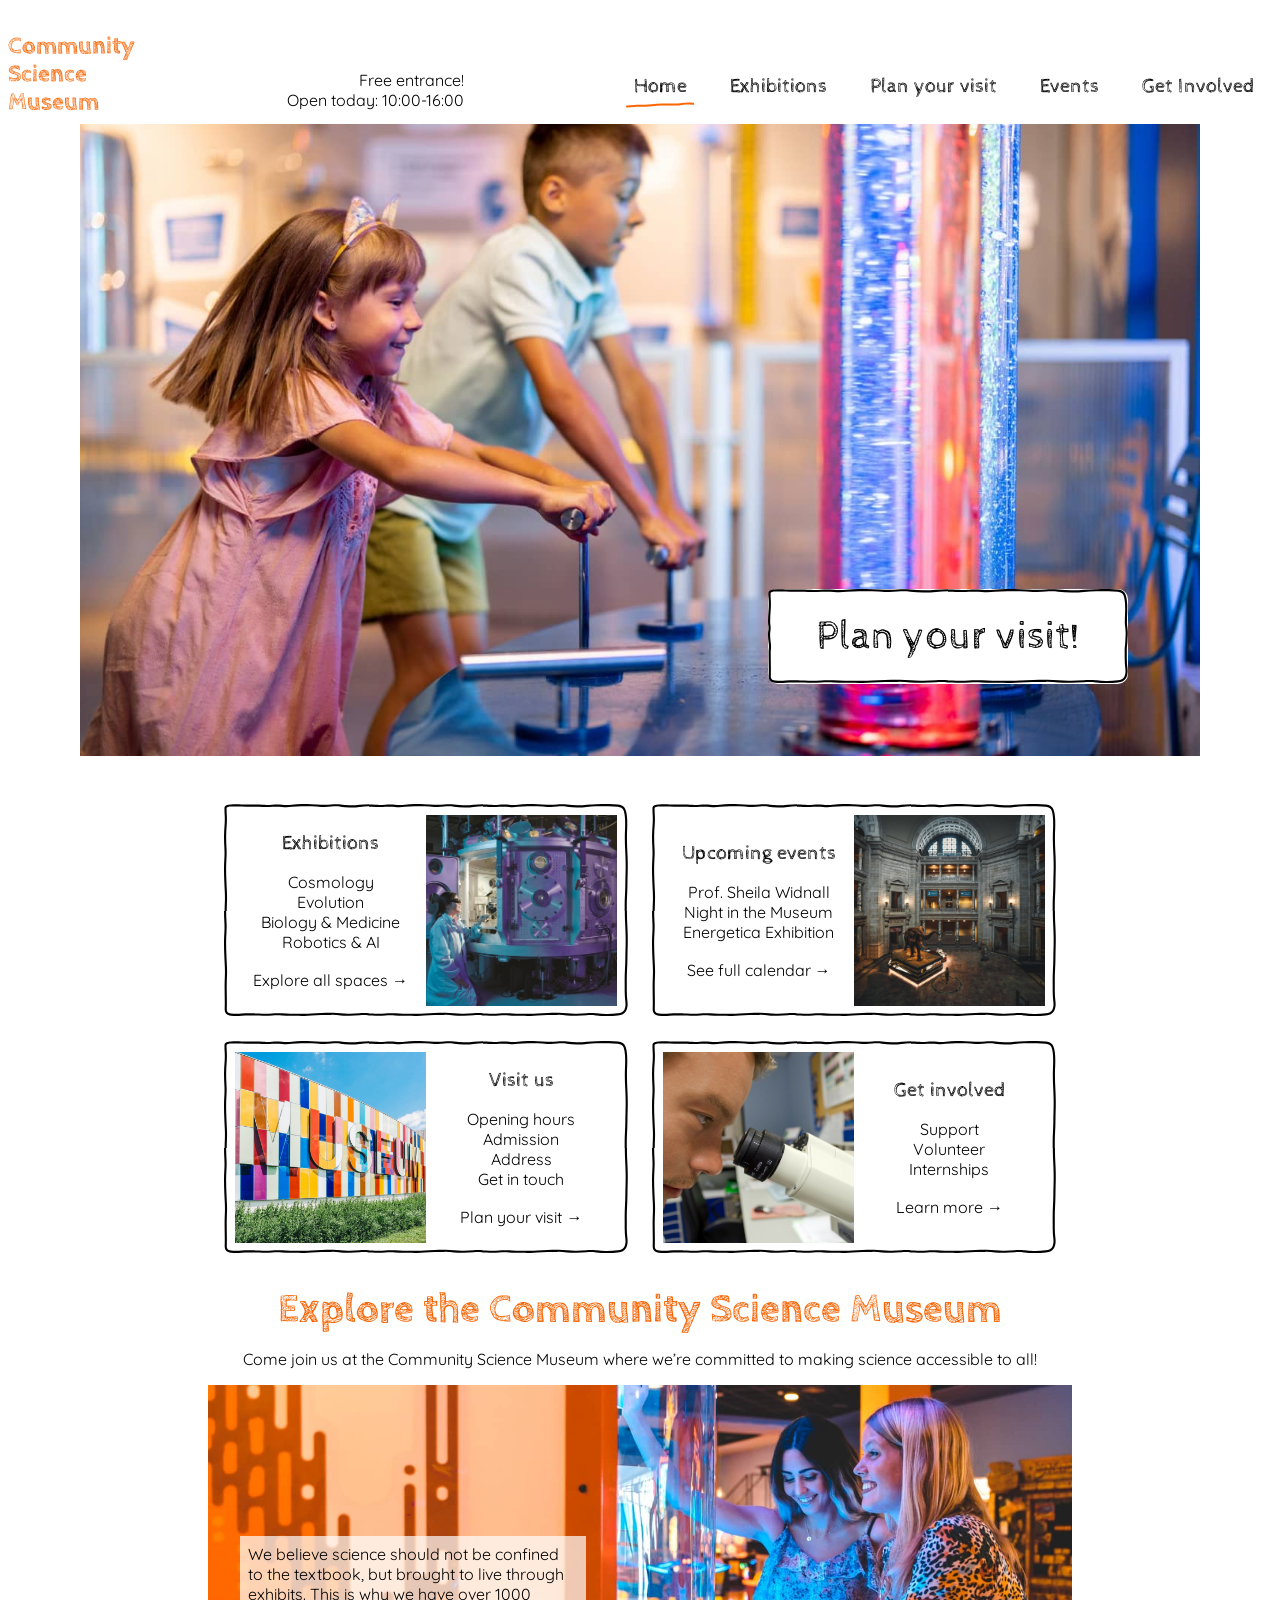
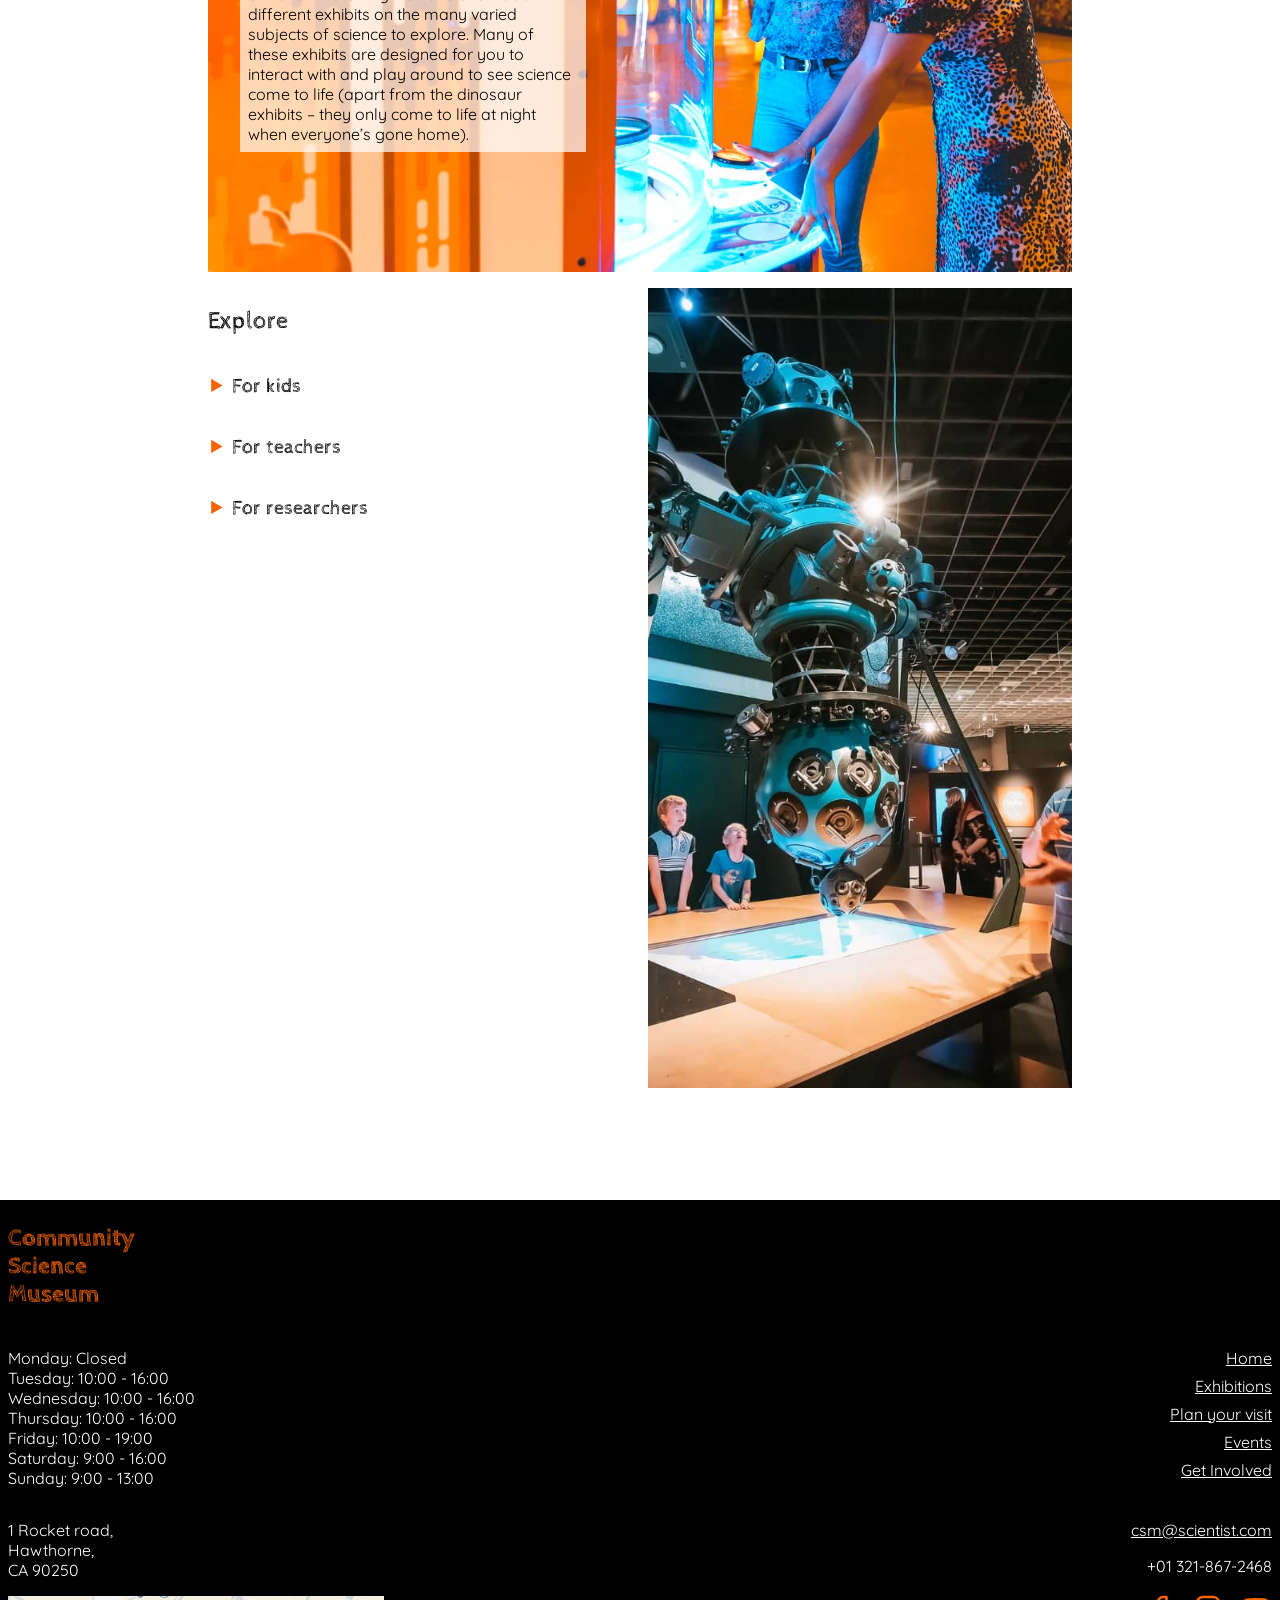
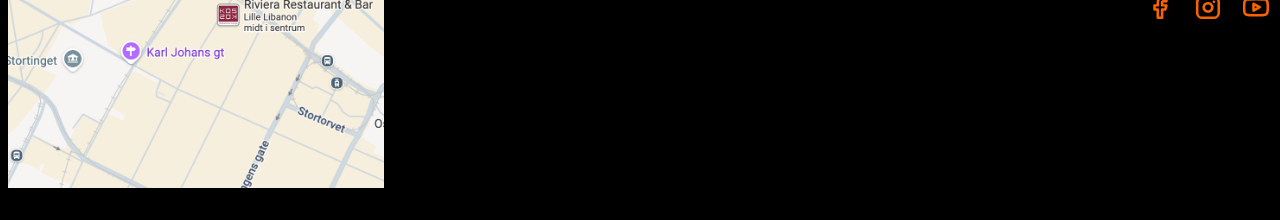
<file: index.html>
<!doctype html>
<html lang="en">
  <head>
    <meta charset="UTF-8" />
    <meta name="viewport" content="width=device-width, initial-scale=1.0" />
    <meta
      name="description"
      content="Community Science Museum is a free museum where children and families can explore and learn about various scientific concepts through interactive exhibits and hands-on activities."
    />
    <title>Community Science Museum</title>
    <link rel="stylesheet" href="style.css" />
    <link rel="preconnect" href="https://fonts.googleapis.com" />
    <link rel="preconnect" href="https://fonts.gstatic.com" crossorigin />
    <link
      href="https://fonts.googleapis.com/css2?family=Cabin+Sketch:wght@400;700&family=Quicksand:wght@300..700&display=swap"
      rel="stylesheet"
    />
    <link rel="icon" type="image/svg" href="images/favicon.svg" />
  </head>
  <body>
    <header>
      <a class="logo" href="index.html">Community <br />Science <br />Museum</a>
      <p>Free entrance!<br />Open today: 10:00-16:00</p>
      <input type="checkbox" id="menu-toggle" class="menu-toggle" />
      <label for="menu-toggle" class="hamburger-icon">
        <img src="images/hamburger.svg" alt="" />
      </label>
      <label for="menu-toggle" class="menu-overlay"></label>
      <nav aria-label="Main navigation">
        <ul>
          <li><a href="index.html" class="scribble-box active">Home</a></li>
          <li>
            <a href="exhibitions.html" class="scribble-box">Exhibitions</a>
          </li>
          <li><a href="visit.html" class="scribble-box">Plan your visit</a></li>
          <li><a href="events.html" class="scribble-box">Events</a></li>
          <li><a href="involve.html" class="scribble-box">Get Involved</a></li>
        </ul>
      </nav>
    </header>
    <div class="hero">
      <img
        src="images/water-pump.jpg"
        alt="Children playing with waterpump exhibit at the Community Science Museum" width="1200" height="800"
      />
      <a href="visit.html" class="btn scribble-box">Plan your visit!</a>
    </div>
    <main>
      <div class="cards">
        <article class="card scribble-box">
          <a href="exhibitions.html" aria-label="View all exhibitions">
            <div class="card-text">
              <h3>Exhibitions</h3>
              <p>
                Cosmology<br />Evolution<br />Biology & Medicine<br />Robotics &
                AI
              </p>
              <p>Explore all spaces →</p>
            </div>
            <img
              src="images/exhibitions.jpg"
              alt="A scientist demonstrating a pressure experiment" width="1200" height="800"
            />
          </a>
        </article>
        <article class="card scribble-box">
          <a href="visit.html" aria-label="Plan your visit">
            <img
              src="images/fasade.jpg"
              alt="The colorful facade of the museum"
              width="1200" height="800"
            />
            <div class="card-text">
              <h3>Visit us</h3>
              <p>Opening hours<br />Admission<br />Address<br />Get in touch</p>
              <p>Plan your visit →</p>
            </div>
          </a>
        </article>
        <article class="card scribble-box">
          <a href="events.html" aria-label="See full calendar">
            <div class="card-text">
              <h3>Upcoming events</h3>
              <p>
                Prof. Sheila Widnall<br />Night in the Museum<br />Energetica
                Exhibition<br />
              </p>
              <p>See full calendar →</p>
            </div>
            <img
              src="images/night-at-the-museum.jpg"
              alt="The elephant exhibit at night"
              width="800" height="1200"
            />
          </a>
        </article>
        <article class="card scribble-box">
          <a href="involve.html" aria-label="Get involved with the museum">
            <img
              src="images/research.jpg"
              alt="Researcher using the microscope"
              width="1200" height="800"
            />
            <div class="card-text">
              <h3>Get involved</h3>
              <p>Support<br />Volunteer<br />Internships</p>
              <p>Learn more →</p>
            </div>
          </a>
        </article>
      </div>
       <section class="intro">
        <h1 class="index-h1">Explore the Community Science Museum</h1>
        <p class="slogan">
          Come join us at the Community Science Museum where we’re committed to
          making science accessible to all!
        </p>
        <!-- <p>
          Over the course of human history, science has developed from our early
          understanding of fire, wind, water, and earth to exploring everything
          from galaxies far away to the very building blocks of life itself.
        </p> 
        <p>
          The aim of our museum is to create a space where everyone can
          experience the wonders of our discoveries and perhaps even ignite a
          lifelong passion to continue the exploration of the world around us.
        </p> -->
        <div class="image-text-overlay">
          <img
          src="images/museum-activity.jpg"
          alt="Two girls playing with a science exhibit"
          width="1200" height="800"
        />
      <p class="overlay-text">
          We believe science should not be confined to the textbook, but brought
          to live through exhibits. This is why we have over 1000 different
          exhibits on the many varied subjects of science to explore. Many of
          these exhibits are designed for you to interact with and play around
          to see science come to life (apart from the dinosaur exhibits – they
          only come to life at night when everyone’s gone home).
        </p>
      </div>
     
    </section>
        <section class="welcome">
        <article>
          <h2>Explore</h2>
        <details>
          <summary>For kids</summary>
          <!-- <p>
            Are you a young person looking to learn more about science? Come on
            down to our museum, there’s plenty to see and do
          </p> -->
          <p>
            You can learn about Newtonian physics from our bumper swing, or why
            not travel back in time and meet our resident Woolly Mammoth? 
          </p>
          <!-- <p>
            We also have the Discovery Lab where you’ll get to explore and
            experiment with our team of experts.
          </p> -->
          <a href="exhibitions.html">
            Our
            exhibits are designed to be accessible for interested minds, so make
            sure you come ready to learn and explore. </a> 
        </details>
        <details>
          <summary>For teachers</summary>
          <p>
            As a community-driven museum, we want to work with schools to create
            places of learning and exploring. Our team are on hand to give your
            students guided tours of the museum, teach them in our learning
            laboratory, and provide great video presentations that will excite
            and inspire them. <br>
            
          </p>
          <a
            href="visit.html#contact"
          >
              Please get in touch with us here to find out more about our
              facilities and to arrange a time to bring your students through
              for a visit.
          </a>
        </details>
        <details>
          <summary>For researchers</summary>
          <p>
            Are you looking to get involved with our team of researchers and
            academics? Our museum offers various ways for you to use our
            resources and contribute towards them. We have online records,
            laboratory space, and a working relationship with a number of
            universities around the country. 
          </p><a href="involve.html">Find out more about how you can get involved here.</a>
        </details>
        </article>  
         <img
        src="images/science.jpg"
        alt="A satelite exhibit"
        width="1200" height="800"
      />
      </section>
    </main>
    <footer>
      <p class="logo">Community<br />Science<br />Museum</p>
      <p class="hours">
        Monday: Closed<br />Tuesday: 10:00 - 16:00<br />Wednesday: 10:00 -
        16:00<br />Thursday: 10:00 - 16:00<br />Friday: 10:00 - 19:00<br />Saturday:
        9:00 - 16:00<br />Sunday: 9:00 - 13:00
      </p>
      <address class="location">
        <p>1 Rocket road,<br />Hawthorne,<br />CA 90250</p>
        <img
          src="images/location.png"
          alt="Location of the museum on a street map"
        />
      </address>
      <nav aria-label="Footer navigation">
        <ul>
          <li><a href="index.html">Home</a></li>
          <li><a href="exhibitions.html">Exhibitions</a></li>
          <li><a href="visit.html">Plan your visit</a></li>
          <li><a href="events.html">Events</a></li>
          <li><a href="involve.html">Get Involved</a></li>
        </ul>
      </nav>
      <address class="contact">
        <a href="visit.html#contact" aria-label="Contact us to send a message">
          <p>csm@scientist.com</p>
        </a>
        <p>+01 321-867-2468</p>
        <div class="social">
          <a href="https://www.facebook.com/"
            ><img src="images/facebook.svg" alt="Visit our Facebook page"
          /></a>
          <a href="https://www.instagram.com/"
            ><img src="images/instagram.svg" alt="Visit our Instagram page"
          /></a>
          <a href="https://youtube.com/"
            ><img src="images/youtube.svg" alt="Visit our YouTube page"
          /></a>
        </div>
      </address>
    </footer>
  </body>
</html>
</file>
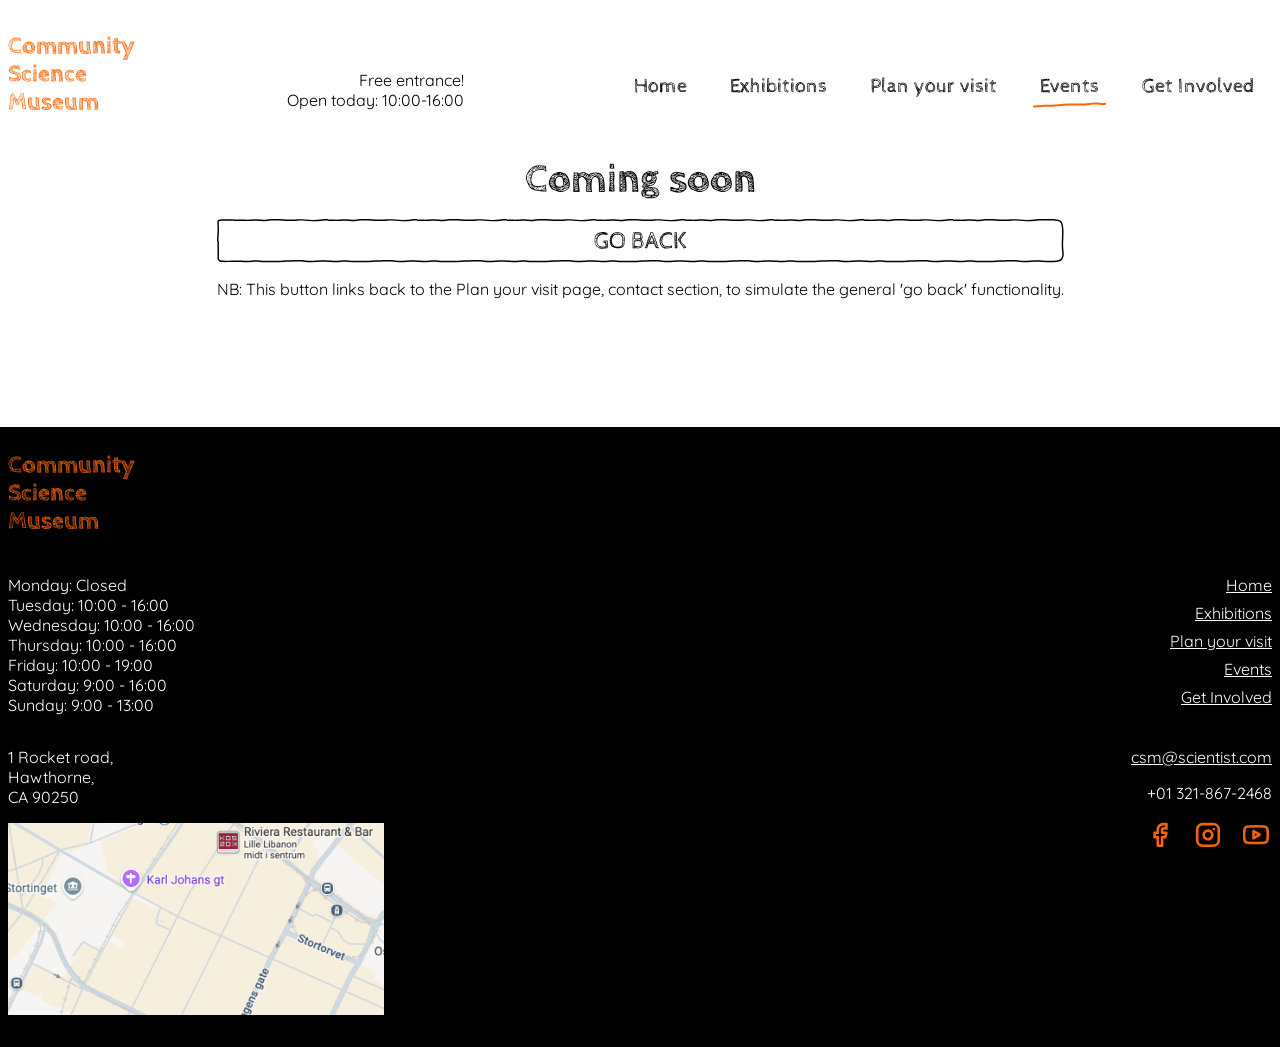
<file: coming-soon.html>
<!doctype html>
<html lang="en">
  <head>
    <meta charset="UTF-8" />
    <meta name="viewport" content="width=device-width, initial-scale=1.0" />
    <meta
      name="description"
      content="This page is a placeholder for an upcoming page for the Community Science Museum. Check back soon for more details about this exciting feature."
    />
    <title>Coming soon</title>
    <link rel="stylesheet" href="style.css" />
    <link rel="preconnect" href="https://fonts.googleapis.com">
    <link rel="preconnect" href="https://fonts.gstatic.com" crossorigin>
    <link href="https://fonts.googleapis.com/css2?family=Cabin+Sketch:wght@400;700&family=Quicksand:wght@300..700&display=swap" rel="stylesheet">
    <link rel="icon" type="image/svg" href="images/favicon.svg"/>

  </head>
  <body>
    <header>
      <a class="logo" href="index.html">Community <br>Science <br>Museum</a>
      <p>Free entrance!<br />Open today: 10:00-16:00</p>
      <input type="checkbox" id="menu-toggle" class="menu-toggle">
      <label for="menu-toggle" class="hamburger-icon">
        <img src="images/hamburger.svg" alt=""/>
      </label>
      <label for="menu-toggle" class="menu-overlay"></label>
      <nav aria-label="Main navigation">
        <ul>
          <li><a href="index.html" class="scribble-box" >Home</a></li>
          <li><a href="exhibitions.html" class="scribble-box">Exhibitions</a></li>
          <li><a href="visit.html" class="scribble-box">Plan your visit</a></li>
          <li><a href="events.html" class="scribble-box active">Events</a></li>
          <li><a href="involve.html" class="scribble-box">Get Involved</a></li>
        </ul>
      </nav>
    </header>
    <main class="page-content">
      <h1>Coming soon</h1>
      <a href="visit.html#contact" class="btn scribble-box full-width">go back</a>
      <p>NB: This button links back to the Plan your visit page, contact section, to simulate the general 'go back' functionality.</p>
    </main>
    <footer>
      <p class="logo">Community<br>Science<br>Museum</p>
      <p class="hours">
        Monday: Closed<br />Tuesday: 10:00 - 16:00<br />Wednesday: 10:00 -
        16:00<br />Thursday: 10:00 - 16:00<br />Friday: 10:00 - 19:00<br />Saturday:
        9:00 - 16:00<br />Sunday: 9:00 - 13:00
      </p>
      <address class="location">
        <p>1 Rocket road,<br />Hawthorne,<br />CA 90250</p>
        <img
          src="images/location.png"
          alt="Location of the museum on a street map"
        />
      </address>
      <nav aria-label="Footer navigation">
        <ul>
          <li><a href="index.html">Home</a></li>
          <li><a href="exhibitions.html">Exhibitions</a></li>
          <li><a href="visit.html">Plan your visit</a></li>
          <li><a href="events.html">Events</a></li>
          <li><a href="involve.html">Get Involved</a></li>
        </ul>
      </nav>
            <address class="contact">
        <a href="visit.html#contact" aria-label="Contact us to send a message">
          <p>csm@scientist.com</p>
        </a>
        <p>+01 321-867-2468</p>
        <div class="social">
          <a href="https://www.facebook.com/"
            ><img src="images/facebook.svg" alt="Visit our Facebook page"
          /></a>
          <a href="https://www.instagram.com/"
            ><img src="images/instagram.svg" alt="Visit our Instagram page"
          /></a>
          <a href="https://youtube.com/"
            ><img src="images/youtube.svg" alt="Visit our YouTube page"
          /></a>
        </div>
      </address>
    </footer>
  </body>
</html>
</file>
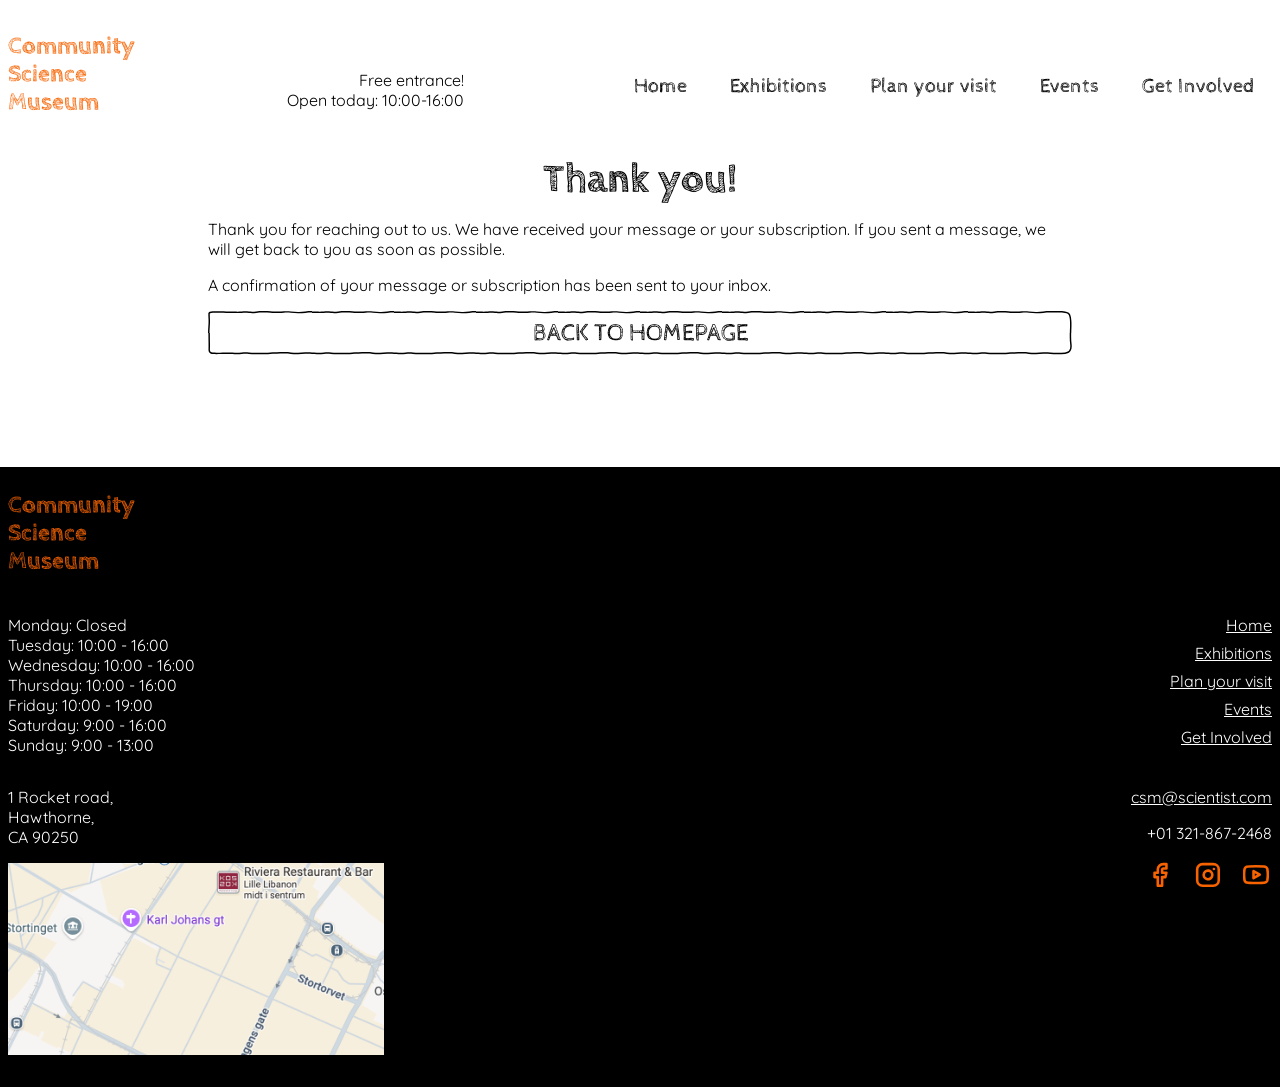
<file: confirmation.html>
<!doctype html>
<html lang="en">
  <head>
    <meta charset="UTF-8" />
    <meta name="viewport" content="width=device-width, initial-scale=1.0" />
    <meta
      name="description"
      content="This page confirms that your message has been sent to the Community Science Museum. We will get back to you as soon as possible."
    />
    <title>Confirmation</title>
    <link rel="stylesheet" href="style.css" />
    <link rel="preconnect" href="https://fonts.googleapis.com" />
    <link rel="preconnect" href="https://fonts.gstatic.com" crossorigin />
    <link
      href="https://fonts.googleapis.com/css2?family=Cabin+Sketch:wght@400;700&family=Quicksand:wght@300..700&display=swap"
      rel="stylesheet"
    />
    <link rel="icon" type="image/svg" href="images/favicon.svg" />
  </head>
  <body>
    <header>
      <a class="logo" href="index.html">Community <br />Science <br />Museum</a>
      <p>Free entrance!<br />Open today: 10:00-16:00</p>
      <input type="checkbox" id="menu-toggle" class="menu-toggle" />
      <label for="menu-toggle" class="hamburger-icon">
        <img src="images/hamburger.svg" alt="" />
      </label>
      <label for="menu-toggle" class="menu-overlay"></label>
      <nav aria-label="Main navigation">
        <ul>
          <li><a href="index.html" class="scribble-box">Home</a></li>
          <li>
            <a href="exhibitions.html" class="scribble-box">Exhibitions</a>
          </li>
          <li><a href="visit.html" class="scribble-box">Plan your visit</a></li>
          <li><a href="events.html" class="scribble-box">Events</a></li>
          <li><a href="involve.html" class="scribble-box">Get Involved</a></li>
        </ul>
      </nav>
    </header>
    <main class="page-content">
      <h1>Thank you!</h1>
      <p>
        Thank you for reaching out to us. We have received your message or your
        subscription. If you sent a message, we will get back to you as soon as
        possible.
      </p>
      <p>
        A confirmation of your message or subscription has been sent to your
        inbox.
      </p>
      <a href="index.html" class="btn scribble-box full-width"
        >back to homepage</a
      >
    </main>
    <footer>
      <p class="logo">Community<br />Science<br />Museum</p>
      <p class="hours">
        Monday: Closed<br />Tuesday: 10:00 - 16:00<br />Wednesday: 10:00 -
        16:00<br />Thursday: 10:00 - 16:00<br />Friday: 10:00 - 19:00<br />Saturday:
        9:00 - 16:00<br />Sunday: 9:00 - 13:00
      </p>
      <address class="location">
        <p>1 Rocket road,<br />Hawthorne,<br />CA 90250</p>
        <img
          src="images/location.png"
          alt="Location of the museum on a street map"
        />
      </address>
      <nav aria-label="Footer navigation">
        <ul>
          <li><a href="index.html">Home</a></li>
          <li><a href="exhibitions.html">Exhibitions</a></li>
          <li><a href="visit.html">Plan your visit</a></li>
          <li><a href="events.html">Events</a></li>
          <li><a href="involve.html">Get Involved</a></li>
        </ul>
      </nav>
      <address class="contact">
        <a href="visit.html#contact" aria-label="Contact us to send a message">
          <p>csm@scientist.com</p>
        </a>
        <p>+01 321-867-2468</p>
        <div class="social">
          <a href="https://www.facebook.com/"
            ><img src="images/facebook.svg" alt="Visit our Facebook page"
          /></a>
          <a href="https://www.instagram.com/"
            ><img src="images/instagram.svg" alt="Visit our Instagram page"
          /></a>
          <a href="https://youtube.com/"
            ><img src="images/youtube.svg" alt="Visit our YouTube page"
          /></a>
        </div>
      </address>
    </footer>
  </body>
</html>
</file>
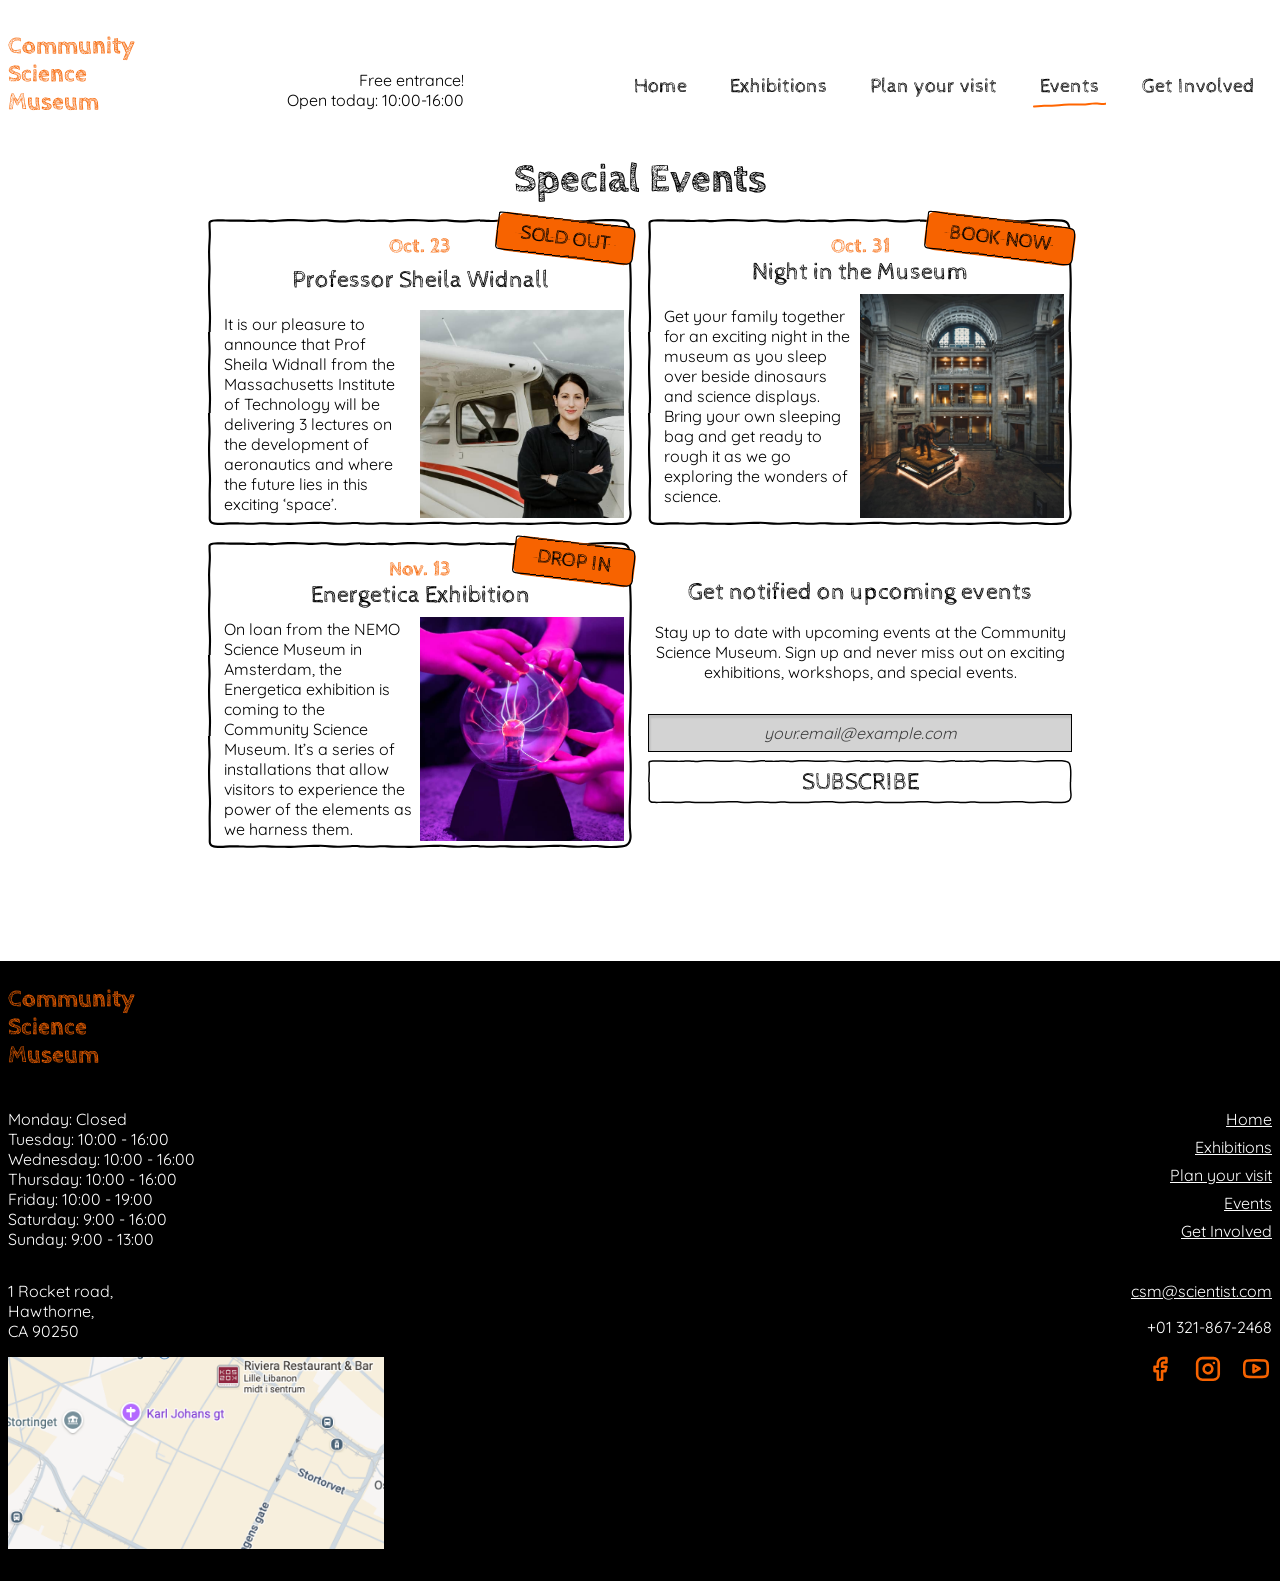
<file: events.html>
<!doctype html>
<html lang="en">
  <head>
    <meta charset="UTF-8" />
    <meta name="viewport" content="width=device-width, initial-scale=1.0" />
    <meta
      name="description"
      content="Check out our special events and workshops at the Community Science Museum. From interactive demonstrations to guest lectures, there's always something exciting happening."
    />
    <title>Special Events</title>
    <link rel="stylesheet" href="style.css" />
    <link rel="preconnect" href="https://fonts.googleapis.com" />
    <link rel="preconnect" href="https://fonts.gstatic.com" crossorigin />
    <link
      href="https://fonts.googleapis.com/css2?family=Cabin+Sketch:wght@400;700&family=Quicksand:wght@300..700&display=swap"
      rel="stylesheet"
    />
    <link rel="icon" type="image/svg" href="images/favicon.svg" />
  </head>
  <body>
    <header>
      <a class="logo" href="index.html">Community <br />Science <br />Museum</a>
      <p>Free entrance!<br />Open today: 10:00-16:00</p>
      <input type="checkbox" id="menu-toggle" class="menu-toggle" />
      <label for="menu-toggle" class="hamburger-icon">
        <img src="images/hamburger.svg" alt="" />
      </label>
      <label for="menu-toggle" class="menu-overlay"></label>
      <nav aria-label="Main navigation">
        <ul>
          <li><a href="index.html" class="scribble-box">Home</a></li>
          <li>
            <a href="exhibitions.html" class="scribble-box">Exhibitions</a>
          </li>
          <li><a href="visit.html" class="scribble-box">Plan your visit</a></li>
          <li><a href="events.html" class="scribble-box active">Events</a></li>
          <li><a href="involve.html" class="scribble-box">Get Involved</a></li>
        </ul>
      </nav>
    </header>
    <main class="page-content">
      <h1>Special Events</h1>
      <div class="event-list">
        <article class="event scribble-box">
          <p class="event-date">Oct. 23</p>
          <p class="btn btn-orange event-status status-disabled scribble-box">
            sold out
          </p>
          <h2>Professor Sheila Widnall</h2>
          <p class="event-text">
            It is our pleasure to announce that Prof Sheila Widnall from the
            Massachusetts Institute of Technology will be delivering 3 lectures
            on the development of aeronautics and where the future lies in this
            exciting ‘space’.
          </p>
          <img src="images/sheila.jpg" alt="Professor Sheila Widnall" width="1200" height="800" />
        </article>
        <article class="event scribble-box">
          <p class="event-date">Oct. 31</p>
          <a
            href="visit.html#contact"
            class="btn btn-orange event-status left status-abled scribble-box"
            >book now</a
          >
          <h2>Night in the Museum</h2>
          <p class="event-text">
            Get your family together for an exciting night in the museum as you
            sleep over beside dinosaurs and science displays. Bring your own
            sleeping bag and get ready to rough it as we go exploring the
            wonders of science.
          </p>
          <img
            src="images/night-at-the-museum.jpg"
            alt="The elephant exhibit at night"
            width="800" height="1200"
          />
        </article>
        <article class="event scribble-box">
          <p class="event-date">Nov. 13</p>
          <p class="btn btn-orange event-status status-disabled scribble-box">
            drop in
          </p>
          <h2>Energetica Exhibition</h2>
          <p class="event-text">
            On loan from the NEMO Science Museum in Amsterdam, the Energetica
            exhibition is coming to the Community Science Museum. It’s a series
            of installations that allow visitors to experience the power of the
            elements as we harness them.
            <!-- From solar energy powering lighting, to
            ‘Wind Island’ that shows how turbines are able to use and control
            wind to create power. -->
          </p>
          <img src="images/energy.jpg" alt="Playing with a energy display" width="800" height="1200"/>
        </article>
        <div class="subscribe">
          <h2>Get notified on upcoming events</h2>
          <p>
            Stay up to date with upcoming events at the Community Science
            Museum. Sign up and never miss out on exciting exhibitions,
            workshops, and special events.
          </p>
          <form class="subscribe-form">
            <label class="hidden" for="email">Email address:</label>
            <input
              type="email"
              id="email"
              name="email"
              placeholder="your.email@example.com"
              required
            />
            <a href="confirmation.html" class="btn full-width scribble-box"
              >Subscribe</a
            >
          </form>
        </div>
      </div>
    </main>
    <footer>
      <p class="logo">Community<br />Science<br />Museum</p>
      <p class="hours">
        Monday: Closed<br />Tuesday: 10:00 - 16:00<br />Wednesday: 10:00 -
        16:00<br />Thursday: 10:00 - 16:00<br />Friday: 10:00 - 19:00<br />Saturday:
        9:00 - 16:00<br />Sunday: 9:00 - 13:00
      </p>
      <address class="location">
        <p>1 Rocket road,<br />Hawthorne,<br />CA 90250</p>
        <img
          src="images/location.png"
          alt="Location of the museum on a street map"
        />
      </address>
      <nav aria-label="Footer navigation">
        <ul>
          <li><a href="index.html">Home</a></li>
          <li><a href="exhibitions.html">Exhibitions</a></li>
          <li><a href="visit.html">Plan your visit</a></li>
          <li><a href="events.html">Events</a></li>
          <li><a href="involve.html">Get Involved</a></li>
        </ul>
      </nav>
      <address class="contact">
        <a href="visit.html#contact" aria-label="Contact us to send a message">
          <p>csm@scientist.com</p>
        </a>
        <p>+01 321-867-2468</p>
        <div class="social">
          <a href="https://www.facebook.com/"
            ><img src="images/facebook.svg" alt="Visit our Facebook page"
          /></a>
          <a href="https://www.instagram.com/"
            ><img src="images/instagram.svg" alt="Visit our Instagram page"
          /></a>
          <a href="https://youtube.com/"
            ><img src="images/youtube.svg" alt="Visit our YouTube page"
          /></a>
        </div>
      </address>
    </footer>
  </body>
</html>
</file>
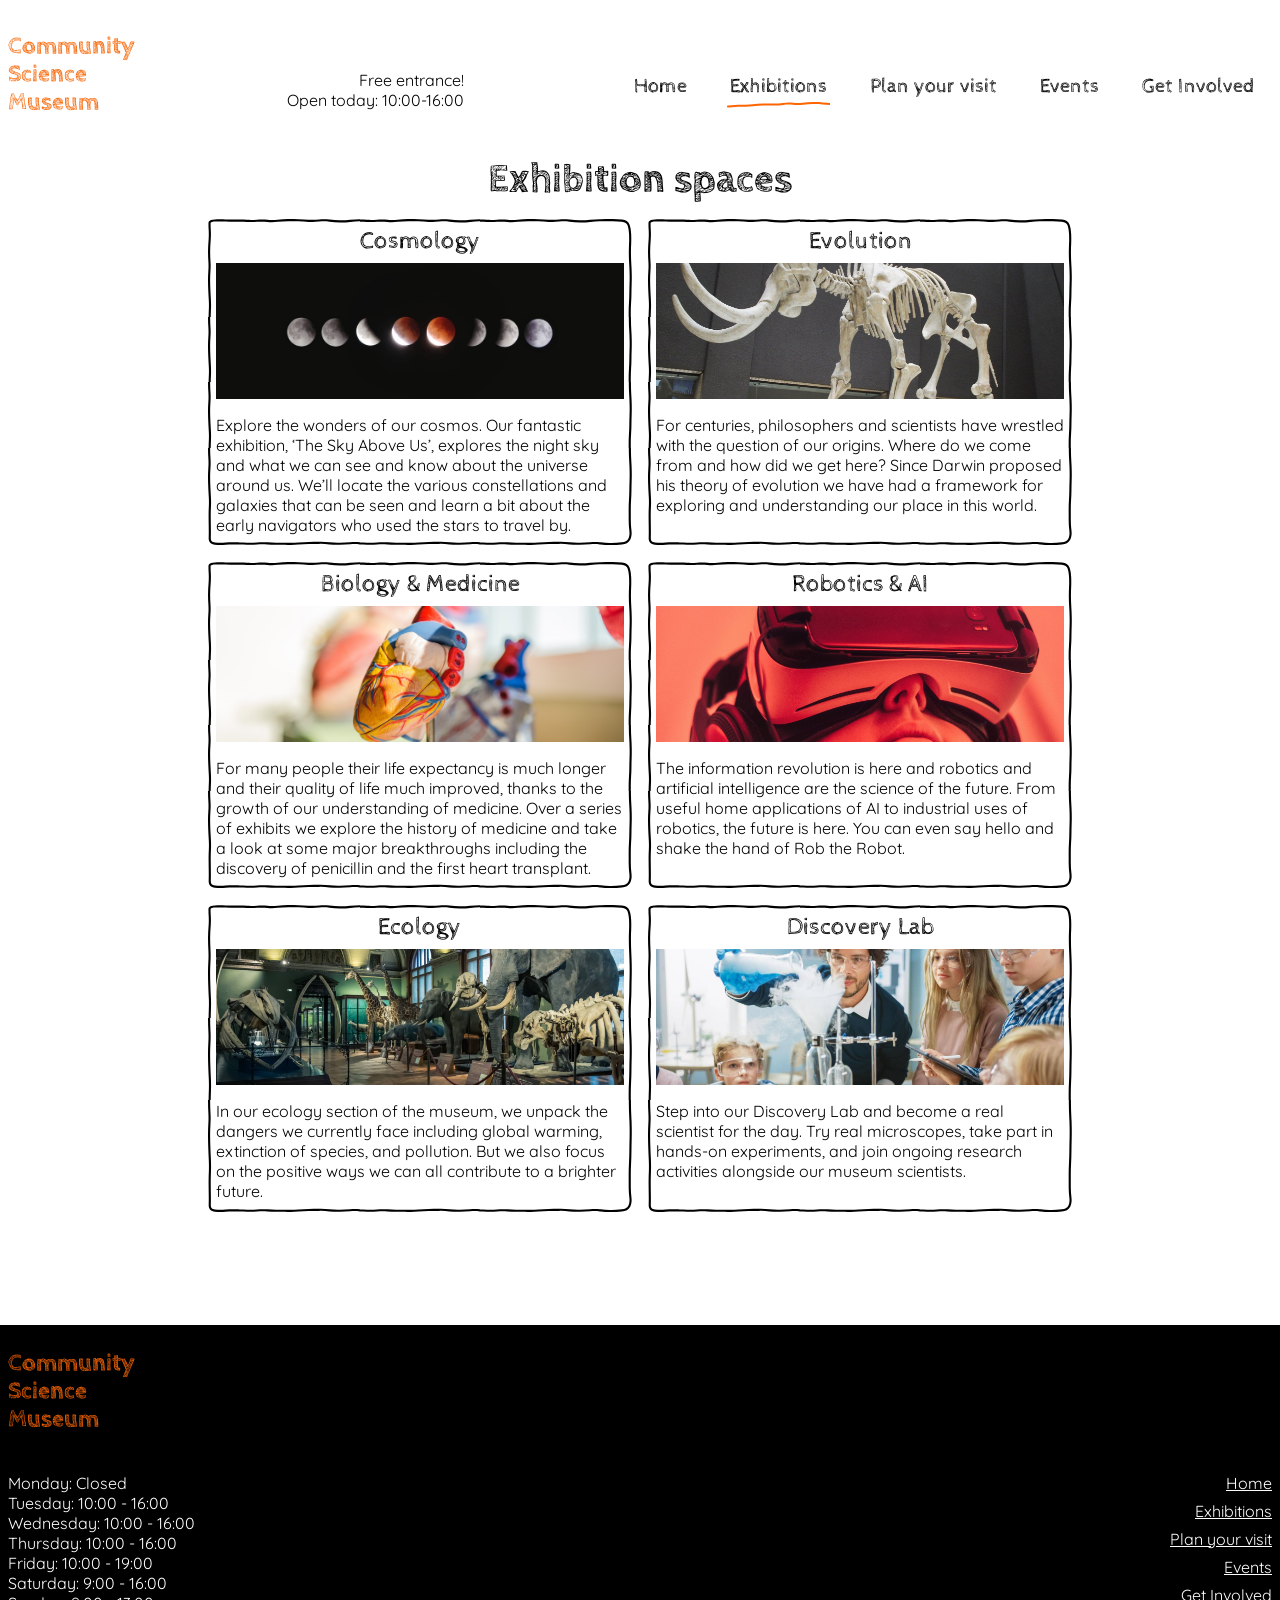
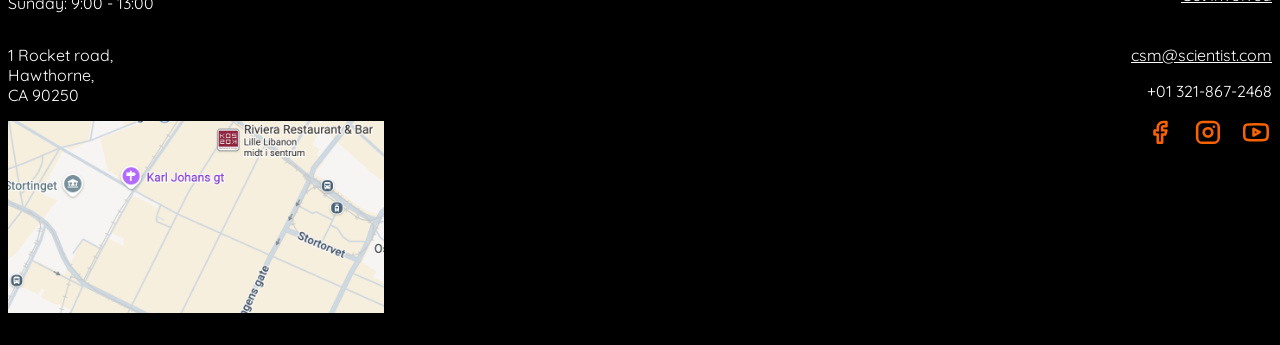
<file: exhibitions.html>
<!doctype html>
<html lang="en">
  <head>
    <meta charset="UTF-8" />
    <meta name="viewport" content="width=device-width, initial-scale=1.0" />
    <meta
      name="description"
      content="We have a lot of exhibitions to explore at the Community Science Museum. From cosmology to robotics, there is something for everyone to enjoy. We are proud to offer a wide range of exhibitions that are both educational and entertaining, making it the perfect destination for families and science enthusiasts alike."
    />
    <title>Exhibitions</title>
    <link rel="stylesheet" href="style.css" />
    <link rel="preconnect" href="https://fonts.googleapis.com" />
    <link rel="preconnect" href="https://fonts.gstatic.com" crossorigin />
    <link
      href="https://fonts.googleapis.com/css2?family=Cabin+Sketch:wght@400;700&family=Quicksand:wght@300..700&display=swap"
      rel="stylesheet"
    />
    <link rel="icon" type="image/svg" href="images/favicon.svg" />
  </head>
  <body>
    <header>
      <a class="logo" href="index.html">Community <br />Science <br />Museum</a>
      <p>Free entrance!<br />Open today: 10:00-16:00</p>
      <input type="checkbox" id="menu-toggle" class="menu-toggle" />
      <label for="menu-toggle" class="hamburger-icon">
        <img src="images/hamburger.svg" alt="" />
      </label>
      <label for="menu-toggle" class="menu-overlay"></label>
      <nav aria-label="Main navigation">
        <ul>
          <li><a href="index.html" class="scribble-box">Home</a></li>
          <li>
            <a href="exhibitions.html" class="scribble-box active"
              >Exhibitions</a
            >
          </li>
          <li><a href="visit.html" class="scribble-box">Plan your visit</a></li>
          <li><a href="events.html" class="scribble-box">Events</a></li>
          <li><a href="involve.html" class="scribble-box">Get Involved</a></li>
        </ul>
      </nav>
    </header>
    <main class="page-content">
      <h1>Exhibition spaces</h1>
      <div class="exhibition-list">
        <article class="exhibition scribble-box">
          <h2>Cosmology</h2>
          <img
            src="images/cosmology.jpg"
            alt="The moon and all of its phases"
            width="1200" height="800"
          />
          <p>
            Explore the wonders of our cosmos. Our fantastic exhibition, ‘The
            Sky Above Us’, explores the night sky and what we can see and know
            about the universe around us. We’ll locate the various
            constellations and galaxies that can be seen and learn a bit about
            the early navigators who used the stars to travel by.
          </p>
        </article>
        <article class="exhibition scribble-box">
          <h2>Evolution</h2>
          <img
            src="images/evolution.jpg"
            alt="A well preserved mammoth skeleton we have called Woolly Mammoth"
            width="1200" height="800"
          />
          <p>
            For centuries, philosophers and scientists have wrestled with the
            question of our origins. Where do we come from and how did we get
            here? Since Darwin proposed his theory of evolution we have had a
            framework for exploring and understanding our place in this
            world.<br />
            <!-- Discover the origins of life on this planet and how the species we
            know today have evolved our time. You can also take some time to
            meet a few of the creatures who didn’t survive, including our Woolly
            Mammoth, the Dodos, and a number of dinosaurs too. -->
          </p>
        </article>
        <article class="exhibition scribble-box">
          <h2>Biology & Medicine</h2>
          <img
            src="images/biology.jpg"
            alt="A human heart and brain on display"
            width="1200" height="800"
          />
          <p>
            <!-- From micro-organisms to the human body, major breakthroughs in
            biology are offering us unique insights into the great wonders of
            the tiny world.<br /> -->
            For many people their life expectancy is much longer and their
            quality of life much improved, thanks to the growth of our
            understanding of medicine. Over a series of exhibits we explore the
            history of medicine and take a look at some major breakthroughs
            including the discovery of penicillin and the first heart
            transplant.<br />
            <!-- Many of our great medicinal discoveries have come not only from the
            lab, but also from observing animals in the wild. Often our fellow
            creatures have beat us to it. -->
          </p>
        </article>
        <article class="exhibition scribble-box">
          <h2>Robotics & AI</h2>
          <img
            src="images/robotics.jpg"
            alt="A child with VR glasses"
            width="800" height="1200"
          />
          <p>
            The information revolution is here and robotics and artificial
            intelligence are the science of the future. From useful home
            applications of AI to industrial uses of robotics, the future is
            here. You can even say hello and shake the hand of Rob the Robot.
          </p>
        </article>
        <article class="exhibition scribble-box">
          <h2>Ecology</h2>
          <img
            src="images/ecology.jpg"
            alt="Various endangered animal species on display"
            width="1200" height="800"
          />
          <p>
            In our ecology section of the museum, we unpack the dangers we
            currently face including global warming, extinction of species, and
            pollution. But we also focus on the positive ways we can all
            contribute to a brighter future. 
          </p>
        </article>
        <article class="exhibition scribble-box discovery-lab">
          <h2>Discovery Lab</h2>
          <img src="images/lab.jpg" alt="Kids watching a science experiment" width="1200" height="800"/>
          <p>
            Step into our Discovery Lab and become a real scientist for the day.
            Try real microscopes, take part in hands-on experiments, and join
            ongoing research activities alongside our museum scientists.
          </p>
          <!-- <img
            src="images/water-pump.jpg"
            alt="Kids playing with the water pump in the Discovery Lab"
          /> -->
        </article>
      </div>
    </main>
    <footer>
      <p class="logo">Community<br />Science<br />Museum</p>
      <p class="hours">
        Monday: Closed<br />Tuesday: 10:00 - 16:00<br />Wednesday: 10:00 -
        16:00<br />Thursday: 10:00 - 16:00<br />Friday: 10:00 - 19:00<br />Saturday:
        9:00 - 16:00<br />Sunday: 9:00 - 13:00
      </p>
      <address class="location">
        <p>1 Rocket road,<br />Hawthorne,<br />CA 90250</p>
        <img
          src="images/location.png"
          alt="Location of the museum on a street map"
        />
      </address>
      <nav aria-label="Footer navigation">
        <ul>
          <li><a href="index.html">Home</a></li>
          <li><a href="exhibitions.html">Exhibitions</a></li>
          <li><a href="visit.html">Plan your visit</a></li>
          <li><a href="events.html">Events</a></li>
          <li><a href="involve.html">Get Involved</a></li>
        </ul>
      </nav>
      <address class="contact">
        <a href="visit.html#contact" aria-label="Contact us to send a message">
          <p>csm@scientist.com</p>
        </a>
        <p>+01 321-867-2468</p>
        <div class="social">
          <a href="https://www.facebook.com/"
            ><img src="images/facebook.svg" alt="Visit our Facebook page"
          /></a>
          <a href="https://www.instagram.com/"
            ><img src="images/instagram.svg" alt="Visit our Instagram page"
          /></a>
          <a href="https://youtube.com/"
            ><img src="images/youtube.svg" alt="Visit our YouTube page"
          /></a>
        </div>
      </address>
    </footer>
  </body>
</html>
</file>
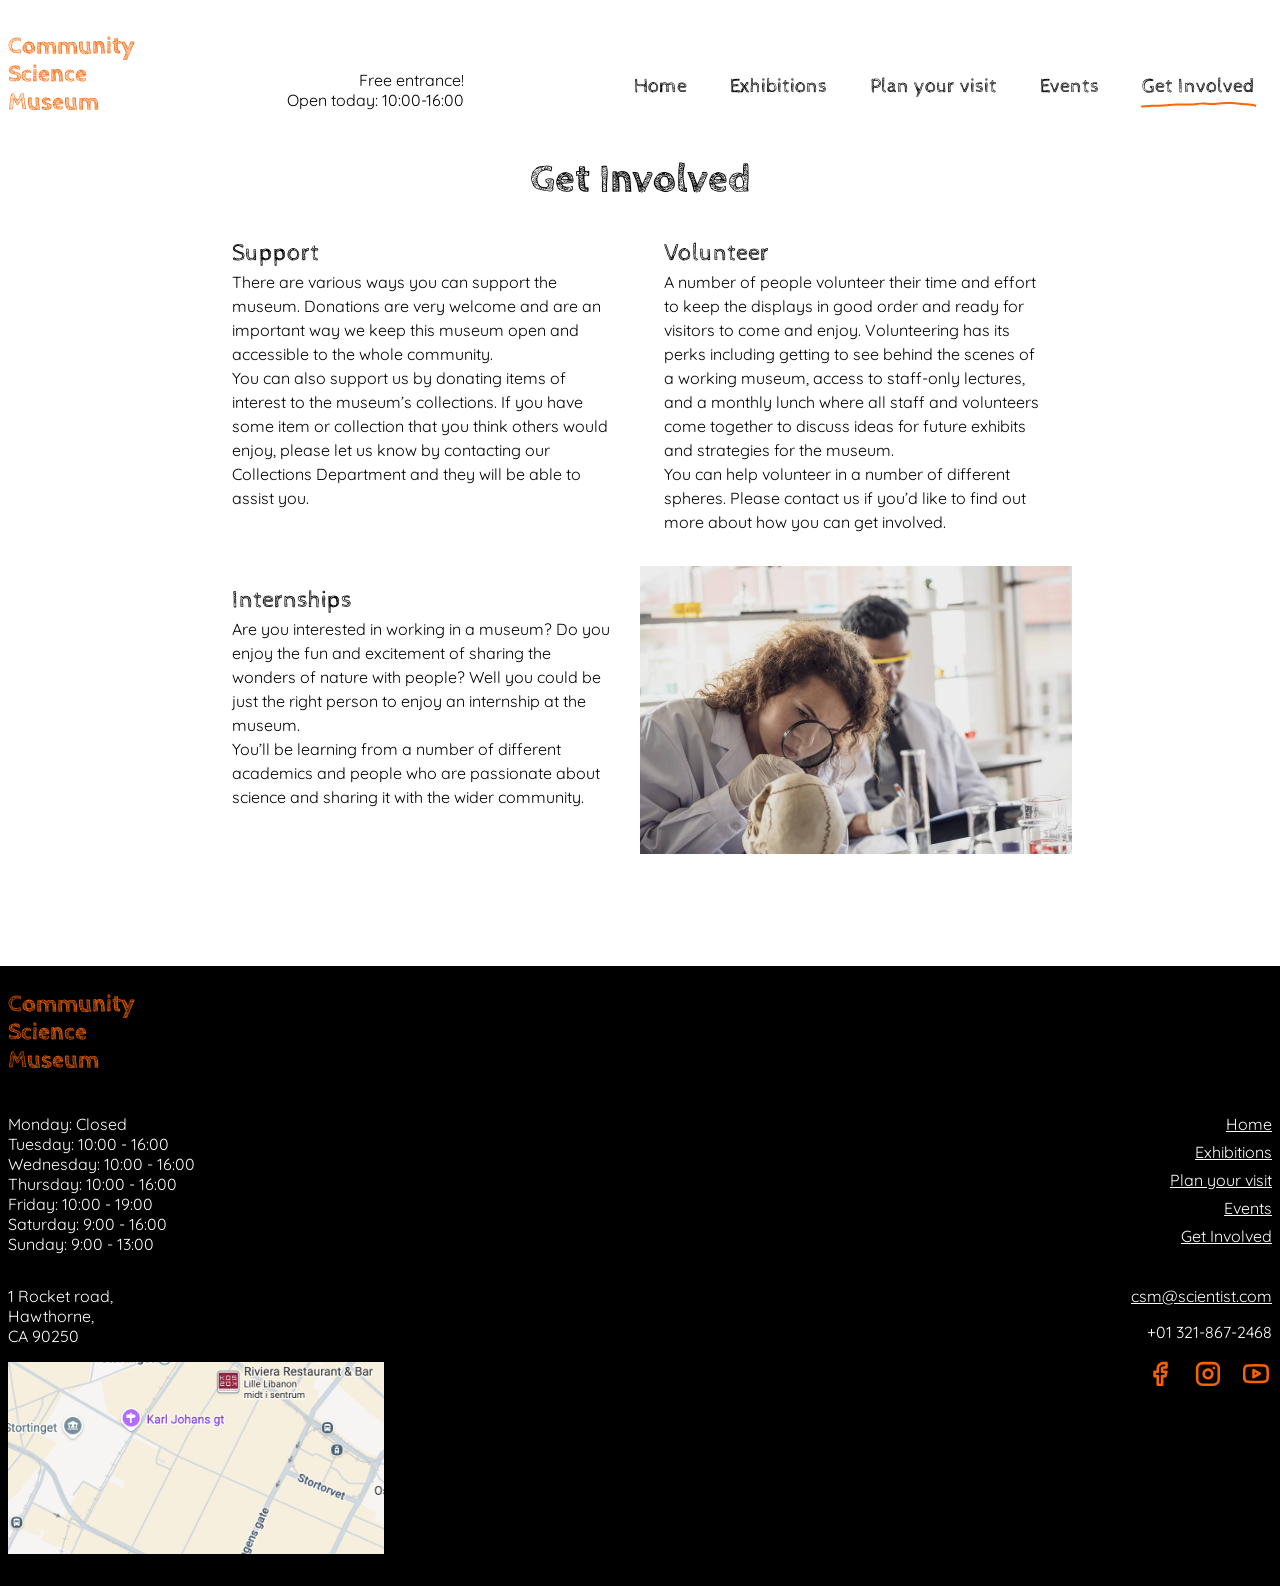
<file: involve.html>
<!doctype html>
<html lang="en">
  <head>
    <meta charset="UTF-8" />
    <meta name="viewport" content="width=device-width, initial-scale=1.0" />
    <meta
      name="description"
      content="Learn how to get involved with the Community Science Museum through supporting, donating, volunteering, or participating in our internship programs."
    />
    <title>Get Involved</title>
    <link rel="stylesheet" href="style.css" />
    <link rel="preconnect" href="https://fonts.googleapis.com" />
    <link rel="preconnect" href="https://fonts.gstatic.com" crossorigin />
    <link
      href="https://fonts.googleapis.com/css2?family=Cabin+Sketch:wght@400;700&family=Quicksand:wght@300..700&display=swap"
      rel="stylesheet"
    />
    <link rel="icon" type="image/svg" href="images/favicon.svg" />
  </head>
  <body>
    <header>
      <a class="logo" href="index.html">Community <br />Science <br />Museum</a>
      <p>Free entrance!<br />Open today: 10:00-16:00</p>
      <input type="checkbox" id="menu-toggle" class="menu-toggle" />
      <label for="menu-toggle" class="hamburger-icon">
        <img src="images/hamburger.svg" alt="" />
      </label>
      <label for="menu-toggle" class="menu-overlay"></label>
      <nav aria-label="Main navigation">
        <ul>
          <li><a href="index.html" class="scribble-box">Home</a></li>
          <li>
            <a href="exhibitions.html" class="scribble-box">Exhibitions</a>
          </li>
          <li><a href="visit.html" class="scribble-box">Plan your visit</a></li>
          <li><a href="events.html" class="scribble-box">Events</a></li>
          <li>
            <a href="involve.html" class="scribble-box active">Get Involved</a>
          </li>
        </ul>
      </nav>
    </header>
    <main class="page-content">
      <h1>Get Involved</h1>
      <div class="involve-info">
        <article class="involve-item">
          <h2>Support</h2>
          <p>
            There are various ways you can support the museum. Donations are
            very welcome and are an important way we keep this museum open and
            accessible to the whole community.<br />
            You can also support us by donating items of interest to the
            museum’s collections. If you have some item or collection that you
            think others would enjoy, please let us know by contacting our
            Collections Department and they will be able to assist you.
          </p>
        </article>
        <article class="involve-item">
          <h2>Volunteer</h2>
          <p>
            A number of people volunteer their time and effort to keep the
            displays in good order and ready for visitors to come and enjoy.
            Volunteering has its perks including getting to see behind the
            scenes of a working museum, access to staff-only lectures, and a
            monthly lunch where all staff and volunteers come together to
            discuss ideas for future exhibits and strategies for the museum.<br />
            You can help volunteer in a number of different spheres. Please
            contact us if you’d like to find out more about how you can get
            involved.
          </p>
        </article>
        <article class="involve-item">
          <h2>Internships</h2>
          <p>
            Are you interested in working in a museum? Do you enjoy the fun and
            excitement of sharing the wonders of nature with people? Well you
            could be just the right person to enjoy an internship at the
            museum.<br />
            You’ll be learning from a number of different academics and people
            who are passionate about science and sharing it with the wider
            community.
          </p>
        </article><img
        src="images/internship.jpg"
        alt="Interns working on a science exhibit"
        width="1200" height="800"
      />
      </div>
      
    </main>
    <footer>
      <p class="logo">Community<br />Science<br />Museum</p>
      <p class="hours">
        Monday: Closed<br />Tuesday: 10:00 - 16:00<br />Wednesday: 10:00 -
        16:00<br />Thursday: 10:00 - 16:00<br />Friday: 10:00 - 19:00<br />Saturday:
        9:00 - 16:00<br />Sunday: 9:00 - 13:00
      </p>
      <address class="location">
        <p>1 Rocket road,<br />Hawthorne,<br />CA 90250</p>
        <img
          src="images/location.png"
          alt="Location of the museum on a street map"
        />
      </address>
      <nav aria-label="Footer navigation">
        <ul>
          <li><a href="index.html">Home</a></li>
          <li><a href="exhibitions.html">Exhibitions</a></li>
          <li><a href="visit.html">Plan your visit</a></li>
          <li><a href="events.html">Events</a></li>
          <li><a href="involve.html">Get Involved</a></li>
        </ul>
      </nav>
      <address class="contact">
        <a href="visit.html#contact" aria-label="Contact us to send a message">
          <p>csm@scientist.com</p>
        </a>
        <p>+01 321-867-2468</p>
        <div class="social">
          <a href="https://www.facebook.com/"
            ><img src="images/facebook.svg" alt="Visit our Facebook page"
          /></a>
          <a href="https://www.instagram.com/"
            ><img src="images/instagram.svg" alt="Visit our Instagram page"
          /></a>
          <a href="https://youtube.com/"
            ><img src="images/youtube.svg" alt="Visit our YouTube page"
          /></a>
        </div>
      </address>
    </footer>
  </body>
</html>
</file>
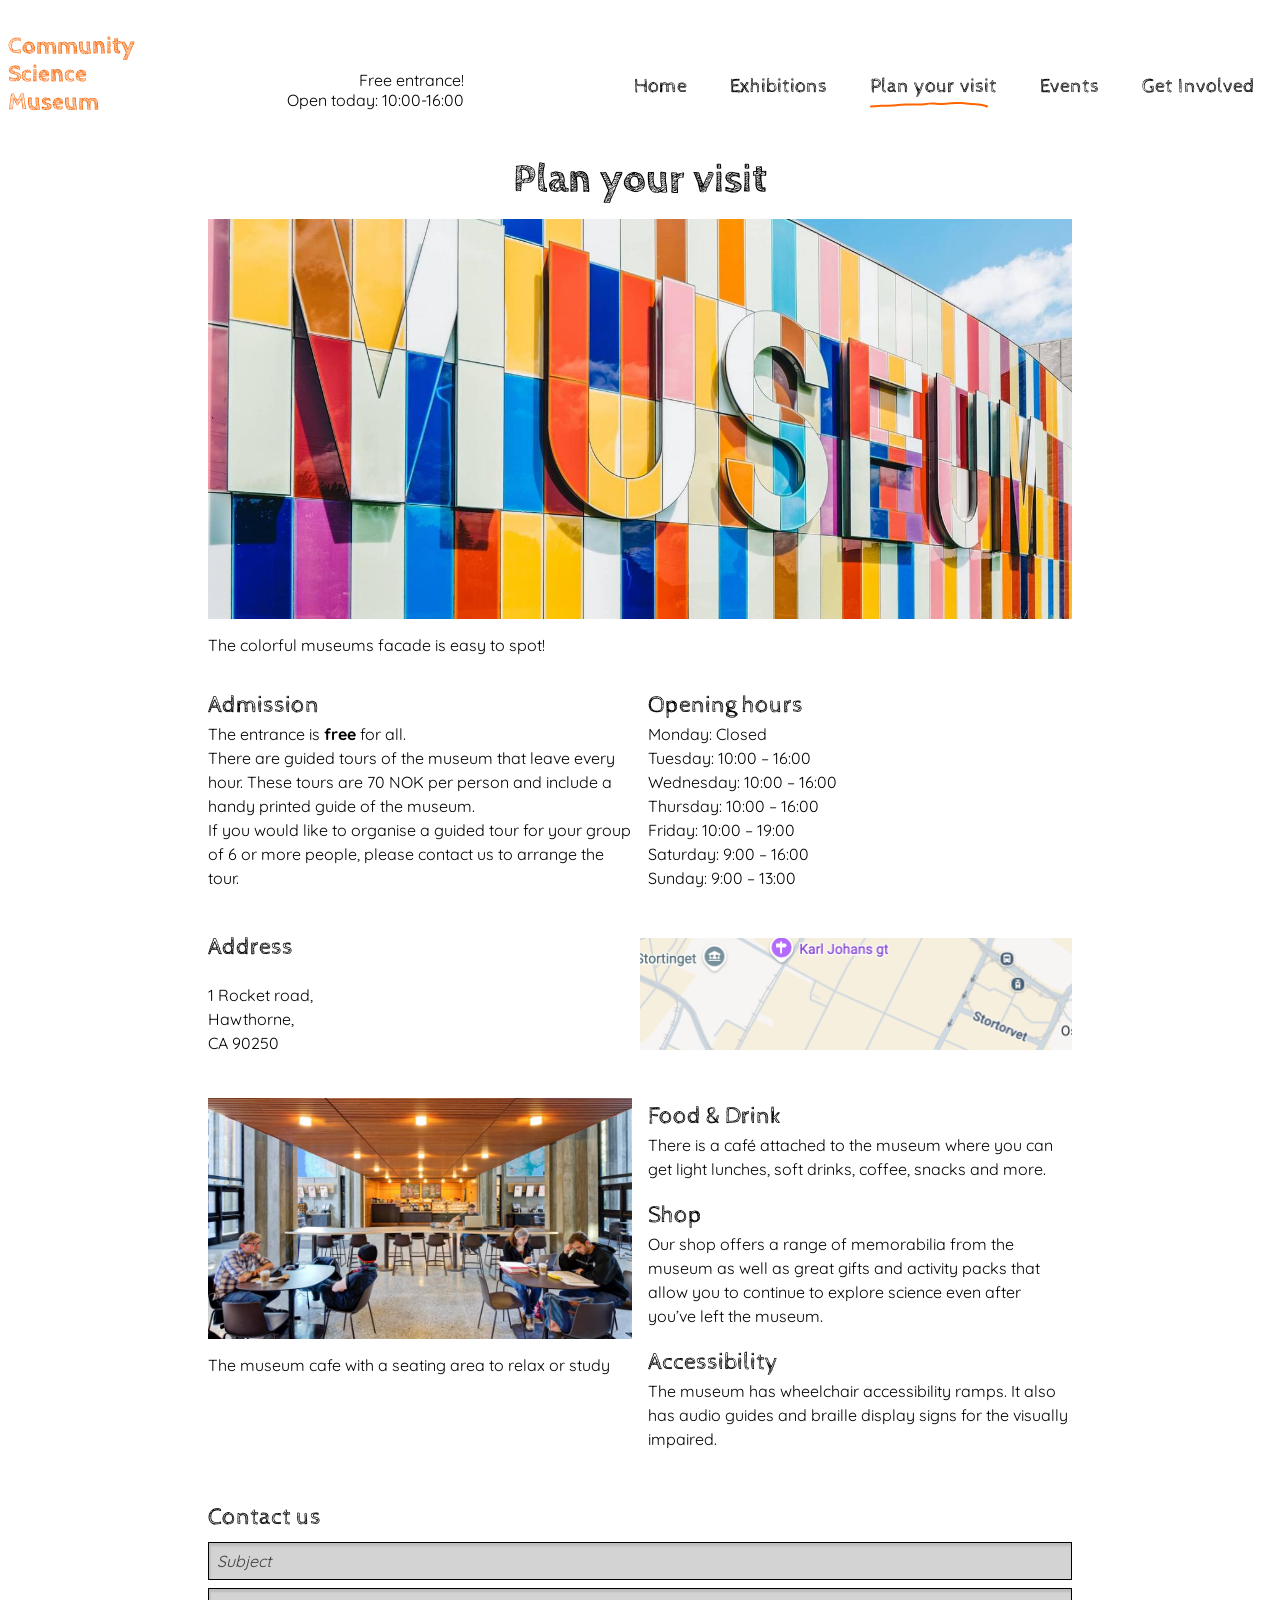
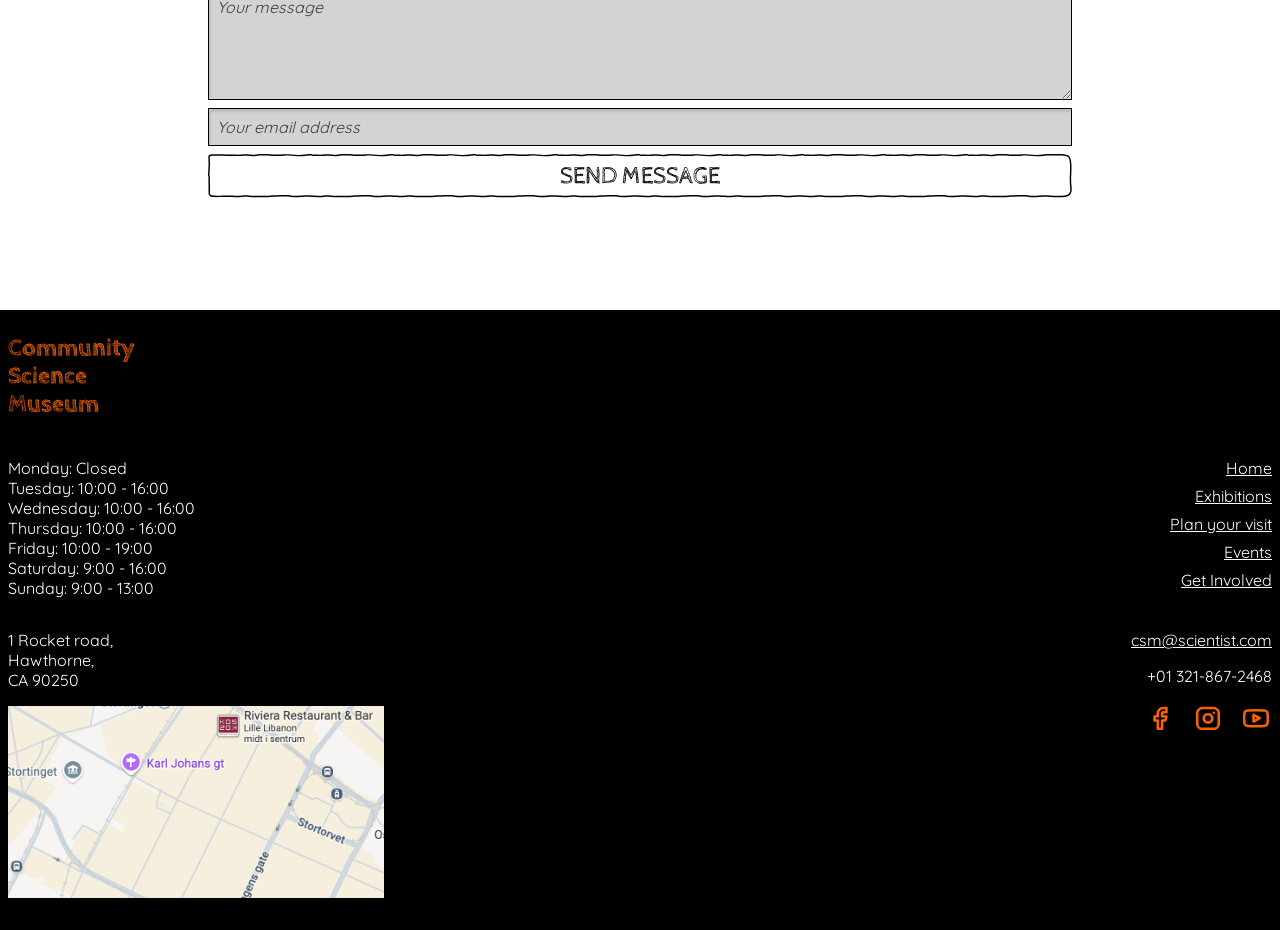
<file: visit.html>
<!doctype html>
<html lang="en">
  <head>
    <meta charset="UTF-8" />
    <meta name="viewport" content="width=device-width, initial-scale=1.0" />
    <meta
      name="description"
      content="Plan your visit to the Community Science Museum with information on opening hours, admission, and location. We are a free museum, with a cafe and shop."
    />
    <title>Plan your visit</title>
    <link rel="stylesheet" href="style.css" />
    <link rel="preconnect" href="https://fonts.googleapis.com" />
    <link rel="preconnect" href="https://fonts.gstatic.com" crossorigin />
    <link
      href="https://fonts.googleapis.com/css2?family=Cabin+Sketch:wght@400;700&family=Quicksand:wght@300..700&display=swap"
      rel="stylesheet"
    />
    <link rel="icon" type="image/svg" href="images/favicon.svg" />
  </head>
  <body>
    <header>
      <a class="logo" href="index.html">Community <br />Science <br />Museum</a>
      <p>Free entrance!<br />Open today: 10:00-16:00</p>
      <input type="checkbox" id="menu-toggle" class="menu-toggle" />
      <label for="menu-toggle" class="hamburger-icon">
        <img src="images/hamburger.svg" alt="" />
      </label>
      <label for="menu-toggle" class="menu-overlay"></label>
      <nav aria-label="Main navigation">
        <ul>
          <li><a href="index.html" class="scribble-box">Home</a></li>
          <li>
            <a href="exhibitions.html" class="scribble-box">Exhibitions</a>
          </li>
          <li>
            <a href="visit.html" class="scribble-box active">Plan your visit</a>
          </li>
          <li><a href="events.html" class="scribble-box">Events</a></li>
          <li><a href="involve.html" class="scribble-box">Get Involved</a></li>
        </ul>
      </nav>
    </header>
    <main class="page-content">
      <h1>Plan your visit</h1>
      <div>
        <img
          class="facade-img"
          src="images/fasade.jpg"
          alt="The colorful facade of the museum"
          width="1200"
          height="800"
        />
        <p>The colorful museums facade is easy to spot!</p>
      </div>
      <div class="visit-info">
        <article class="visit-item admission">
          <h2>Admission</h2>
          <p>
            The entrance is <strong>free</strong> for all.<br />
            There are guided tours of the museum that leave every hour. These
            tours are 70 NOK per person and include a handy printed guide of the
            museum. <br />
            If you would like to organise a guided tour for your group of 6 or
            more people, please contact us to arrange the tour.
          </p>
        </article>
        <article class="visit-item hours">
          <h2>Opening hours</h2>
          <p>
            Monday: Closed<br />
            Tuesday: 10:00 – 16:00<br />
            Wednesday: 10:00 – 16:00<br />
            Thursday: 10:00 – 16:00<br />
            Friday: 10:00 – 19:00<br />
            Saturday: 9:00 – 16:00<br />
            Sunday: 9:00 – 13:00 <br />
          </p>
        </article>
        <article class="visit-item address">
          <h2>Address</h2>
          <p>
            1 Rocket road,<br />
            Hawthorne,<br />
            CA 90250
          </p>
          <img
            class="location"
            src="images/location.png"
            alt="Location of the museum on a street map"
          />
        </article>
        <div class="cafe-img">
          <img
            src="images/cafe.jpg"
            alt="The museum cafe with a seating area to relax or study"
            width="1200"
            height="800"
          />
          <p>The museum cafe with a seating area to relax or study</p>
        </div>
        <article class="visit-item amenities">
          <h2>Food & Drink</h2>
          <p>
            There is a café attached to the museum where you can get light
            lunches, soft drinks, coffee, snacks and more.
          </p>
          <h2>Shop</h2>
          <p>
            Our shop offers a range of memorabilia from the museum as well as
            great gifts and activity packs that allow you to continue to explore
            science even after you’ve left the museum.
          </p>
          <h2>Accessibility</h2>
          <p>
            The museum has wheelchair accessibility ramps. It also has audio
            guides and braille display signs for the visually impaired.
          </p>
        </article>
      </div>
      <form class="contact-form visit-item" id="contact">
        <h2>Contact us</h2>
        <label class="hidden" for="subject">Subject</label>
        <input
          class="form-field"
          type="text"
          id="subject"
          name="subject"
          placeholder="Subject"
          required
        />
        <label class="hidden" for="message">Your message</label>
        <textarea
          class="form-field"
          id="message"
          name="message"
          placeholder="Your message"
          required
        ></textarea>
        <label class="hidden" for="email">Your email address</label>
        <input
          class="form-field"
          type="email"
          id="email"
          name="email"
          placeholder="Your email address"
          required
        />
        <a href="confirmation.html" class="btn scribble-box full-width"
          >Send Message</a
        >
      </form>
    </main>
    <footer>
      <p class="logo">Community<br />Science<br />Museum</p>
      <p class="hours">
        Monday: Closed<br />Tuesday: 10:00 - 16:00<br />Wednesday: 10:00 -
        16:00<br />Thursday: 10:00 - 16:00<br />Friday: 10:00 - 19:00<br />Saturday:
        9:00 - 16:00<br />Sunday: 9:00 - 13:00
      </p>
      <address class="location">
        <p>1 Rocket road,<br />Hawthorne,<br />CA 90250</p>
        <img
          src="images/location.png"
          alt="Location of the museum on a street map"
        />
      </address>
      <nav aria-label="Footer navigation">
        <ul>
          <li><a href="index.html">Home</a></li>
          <li><a href="exhibitions.html">Exhibitions</a></li>
          <li><a href="visit.html">Plan your visit</a></li>
          <li><a href="events.html">Events</a></li>
          <li><a href="involve.html">Get Involved</a></li>
        </ul>
      </nav>
      <address class="contact">
        <a href="visit.html#contact" aria-label="Contact us to send a message">
          <p>csm@scientist.com</p>
        </a>
        <p>+01 321-867-2468</p>
        <div class="social">
          <a href="https://www.facebook.com/"
            ><img src="images/facebook.svg" alt="Visit our Facebook page"
          /></a>
          <a href="https://www.instagram.com/"
            ><img src="images/instagram.svg" alt="Visit our Instagram page"
          /></a>
          <a href="https://youtube.com/"
            ><img src="images/youtube.svg" alt="Visit our YouTube page"
          /></a>
        </div>
      </address>
    </footer>
  </body>
</html>
</file>
<file: style.css>
:root {
  --primary-color: #000000;
  --neutral-color: #ffffff;
  --secondary-color: #f76300;

  --font-heading: "Cabin Sketch", sans-serif;
  --font-body: "Quicksand", sans-serif;

  --font-size-body: 1rem;
  --font-size-h3: 1.25rem;
  --font-size-h2: 1.5rem;
  --font-size-h1: 2.5rem;

  --border-scribble: url("images/scribble-border.svg") 30 / 2rem / 0 round;
}

* {
  box-sizing: border-box;
}

img {
  max-width: 100%;
  height: auto;
  display: block;
}

body {
  display: flex;
  flex-direction: column;
  min-height: 100vh;
  font-family: var(--font-body);
  font-size: var(--font-size-body);
  background-color: var(--neutral-color);
  color: var(--primary-color);
  margin: 0;
}

main {
  flex: 1;
  padding: 0.5rem;
  padding-bottom: 2rem;
}
.page-content {
  padding-top: 116px;
}

.page-content h1 {
  margin: 1rem;
}

h1 {
  font-family: var(--font-heading);
  font-weight: bold;
  color: var(--primary-color);
  font-size: var(--font-size-h1);
  text-align: center;
}

h2 {
  font-family: var(--font-heading);
  color: var(--primary-color);
  font-size: var(--font-size-h2);
  text-align: start;
  font-weight: normal;
}

h3 {
  font-family: var(--font-heading);
  color: var(--primary-color);
  font-size: var(--font-size-h3);
  font-weight: normal;
}

.scribble-box {
  border-image: var(--border-scribble);
  border-style: solid;
  border-width: 0.5rem;
}

.btn {
  font-family: var(--font-heading);
  font-size: var(--font-size-h2);
  background-color: var(--neutral-color);
  color: var(--primary-color);
  padding: 0rem 0.5rem;
  border-radius: 10px;
  text-decoration: none;
  text-align: center;
  transition: all 0.3s ease;
}

.full-width {
  display: flex;
  justify-content: center;
  width: 100%;
  text-transform: uppercase;
}

/* Header */
header {
  display: flex;
  justify-content: space-between;
  align-items: flex-end;
  padding: 2rem 0.5rem 0.5rem;
  background-color: var(--neutral-color);
  position: fixed;
  width: 100%;
  top: 0;
  left: 0;
  z-index: 100;
}
.logo {
  color: var(--secondary-color);
  font-family: var(--font-heading);
  font-size: var(--font-size-h2);
  font-weight: bold;
  text-decoration: none;
}

header p {
  text-align: right;
  margin: 0;
}

/* Hamburger menu */
.menu-toggle {
  position: absolute;
  opacity: 0;
  pointer-events: none;
}

.menu-overlay {
  display: none;
  position: fixed;
  inset: 0;
  z-index: 20;
}

.menu-toggle:checked ~ .menu-overlay {
  display: block;
}

header nav ul {
  flex-direction: column;
  list-style: none;
  margin: 0;
  padding: 0;
  width: 100%;
  background-color: var(--neutral-color);
  max-height: 0;
  overflow: hidden;
  transition: max-height 0.3s ease;
}
header nav {
  position: absolute;
  top: 100%;
  right: 0;
  left: 0;
  width: 100%;
  z-index: 30;
}
.menu-toggle:checked ~ nav ul {
  max-height: 500px;
}

header nav ul li a {
  display: block;
  padding: 1rem;
  margin: 0.1rem;
  text-align: center;
  text-decoration: none;
  font-family: var(--font-heading);
  font-size: var(--font-size-h3);
  color: var(--primary-color);
}

.hamburger-icon {
  display: flex;
  align-items: center;
  position: relative;
  z-index: 40;
}

.hamburger-icon img {
  display: block;
  width: 2.5rem;
  height: auto;
  padding-bottom: 0.2rem;
}

/* Footer */

footer {
  background-color: var(--primary-color);
  display: grid;
  grid-template-columns: 1fr 1fr;
}

footer p {
  padding-left: 0.5rem;
  color: var(--neutral-color);
}

.hours {
  grid-column: 1;
  grid-row: 2;
}
.location {
  grid-column: 1;
  padding-bottom: 2rem;
}

address {
  font-style: normal;
}

.location img {
  max-width: 60%;
  aspect-ratio: 2 / 1;
  object-fit: cover;
  padding-left: 0.5rem;
}
footer a {
  color: var(--neutral-color);
}

footer nav {
  grid-column: 2;
  grid-row: 2;
  text-align: end;
}

footer nav li {
  padding-bottom: 0.5rem;
  padding-right: 0.5rem;
}

.social {
  display: flex;
  justify-content: flex-end;
  gap: 1rem;
}

.contact {
  padding-right: 0.5rem;
  grid-column: 2;
  text-align: end;
}
.social img {
  padding: 0.2rem;
  width: 2rem;
  height: auto;
}
/* Index*/
.hero {
  padding-top: 116px;
  position: relative;
}

.hero img {
  width: 100%;
  height: auto;
  display: block;
}

.hero .btn {
  position: absolute;
  bottom: 4.5rem;
  left: 60%;
  transition: transform 0.15s ease;
}

.cards {
  display: grid;
  grid-template-columns: 1fr;
  gap: 1.5rem;
  margin: 1rem;
  align-items: stretch;
}

.card a {
  display: flex;
  flex-direction: row;
  text-decoration: none;
  color: var(--primary-color);
  align-items: flex-start;
}

.card-text {
  flex: 1;
  min-width: 0;
  display: flex;
  flex-direction: column;
  justify-content: center;
  align-items: center;
  text-align: center;
  align-self: stretch;
  gap: 0.1rem;
}
.card-text h3 {
  margin: 0.5rem;
 
}

.card-text p {
  margin: 0.5rem;
}

.card a img {
  flex: 1;
  object-fit: cover;
  width: 100%;
  height: auto;
  min-width: 0;
  aspect-ratio: 1 / 1;
}

.card {
  padding: 0.2rem;
  transition: transform 0.3s ease;
}

.index-h1 {
  color: var(--secondary-color);
}

#contact {
  scroll-margin-top: 116px;
}

.welcome {
  display: grid;
  gap: 0.5rem;
}
summary {
  font-family: var(--font-heading);
  font-size: var(--font-size-h3);
  cursor: pointer;
  padding: 0.2rem;
}

summary::marker {
  color: var(--secondary-color);
}
.welcome a {
  color: var(--primary-color);
  font-weight: bold;
}

.slogan {
  text-align: center;
}

details {
  margin-bottom: 1rem;
}
details p {
  margin-bottom: 0.3rem;
}

/* exhibitions */
.exhibition-list,
.event-list {
  display: grid;
  grid-template-columns: 1fr;
  row-gap: 1rem;
}
.exhibition h2,
.event h2 {
  margin: 0;
  text-align: center;
}
.exhibition img {
  margin-top: 0.5rem;
  margin-bottom: 0.5rem;
  aspect-ratio: 3 / 1;
  object-fit: cover;
  width: 100%;
}
.exhibition p {
  margin-bottom: 0.2rem;
}

/* Events */

.event {
  position: relative;
  display: grid;
  grid-template-columns: 1fr 1fr;
  align-items: stretch;
}

.event-date {
  font-family: var(--font-heading);
  font-size: var(--font-size-h3);
  font-weight: bold;
  color: var(--secondary-color);
  text-align: center;
  margin-bottom: 0;
  margin-top: 0.5rem;
  grid-column: 1 / -1;
}

.event h2 {
  grid-column: 1 / -1;
  margin-bottom: 0.5rem;
}

.btn-orange {
  background-color: var(--secondary-color);
  font-size: var(--font-size-h3);
  text-transform: uppercase;
  margin: 0;
  padding-left: 1rem;
  padding-right: 1rem;
}
.status-disabled {
  cursor: default;
}
.event-status {
  position: absolute;
  top: -0.5rem;
  right: -0.7rem;
  transform: rotate(7deg);
  margin: 0;
}

.event-status.left {
  right: auto;
  left: -0.7rem;
  top: -0.5rem;
  transform: rotate(-7deg);
}

.event-text {
  margin: 0 0.5rem;
  grid-column: 1;
  grid-row: 3;
  align-self: center;
  min-height: 0;
}

.event img {
  grid-column: 2;
  grid-row: 3;
  object-fit: cover;
  width: 100%;max-height: 14rem;
  align-self: stretch;
  min-height: 0;
}

.subscribe {
  display: flex;
  flex-direction: column;
  margin-top: 1rem;
  text-align: center;
  align-items: center;
}

.subscribe h2 {
  margin-bottom: 0;
}

.subscribe p {
  margin-top: 1rem;
  margin-bottom: 2rem;
}
.subscribe form {
  display: flex;
  flex-direction: column;
  gap: 0.5rem;
  width: 100%;
}

.subscribe input[type="email"] {
  padding: 0.5rem;
  border: 1px solid var(--primary-color);
  background-color: lightgray;
  font-family: var(--font-body);
  font-size: var(--font-size-body);
  box-shadow: inset 0.1rem 0.2rem 0.1rem rgba(0, 0, 0, 0.1);
  text-align: center;
}
/* Involve + coming soon*/

.involve-item h2,
.visit-item h2 {
  text-align: start;
  margin-bottom: 0.2rem;
}

.involve-item p,
.visit-item p {
  text-align: start;
  line-height: 1.5;
  margin-top: 0;
}
.involve-item {
  padding: 0 1.5rem;
  margin-bottom: 1rem;
}

/* Visit */

.contact-form {
  display: flex;
  flex-direction: column;
  gap: 0.5rem;
  margin-top: 1rem;
}

.hidden {
  position: absolute;
  left: -9999px;
  overflow: hidden;
}

::placeholder {
  color: var(--primary-color);
  font-family: var(--font-body);
  font-size: var(--font-size-body);
  font-style: italic;
  opacity: 0.7;
}

.form-field {
  padding: 0.5rem;
  border: 1px solid var(--primary-color);
  background-color: lightgray;
  font-family: var(--font-body);
  font-size: var(--font-size-body);
  box-shadow: inset 0.1rem 0.2rem 0.1rem rgba(0, 0, 0, 0.1);
}

textarea.form-field {
  min-height: 7rem;
  resize: vertical;
}

.visit-item.address {
  display: grid;
  grid-template-columns: 0.75fr 1.25fr;
  row-gap: 0;
  align-items: center;
}

.visit-item.address h2,
.visit-item.address p {
  grid-column: 1;
  margin: 0;
}

.visit-item.address .location {
  grid-column: 2;
  grid-row: 1 / span 2;
  max-height: 9rem;
  width: 100%;
  height: 100%;
  object-fit: cover;
  padding: 1rem 0;
}

.cafe-img {
  margin-top: 1rem;
  width: 100%;
  height: auto;
}

@media (min-width: 744px) {
  main {
    max-width: 40rem;
    margin: 0 auto;
  }

  /* index  */
  .hero .btn {
    padding: 0.5rem 1.5rem;
  }

  .intro h1 {
    margin-bottom: 0;
  }
  .image-text-overlay {
    position: relative;
  }

  .image-text-overlay img {
    width: 100%;
    display: block;
  }

  .overlay-text {
    position: absolute;
    top: 50%;
    left: 2rem;
    transform: translateY(-50%);
    text-align: left;
    width: 40%;
    padding: 0.5rem;
    background-color: rgba(255, 255, 255, 0.7);
  }
  .welcome {
    grid-template-columns: 1fr 1fr;
    gap: 1rem;
    margin-top: 1rem;
  }

  .welcome article {
    display: grid;
    gap: 1rem;
    align-items: start;
    align-content: start;
  }

  .welcome h2 {
    grid-column: 1 / -1;
  }
  .welcome img {
    width: auto;
    height: 50rem;
    object-fit: cover;
  }

  /* Visit */
  .facade-img {
    height: 20rem;
    width: 100%;
    overflow: hidden;
    object-fit: cover;
    object-position: center;
  }
  .visit-info {
    display: grid;
    grid-template-columns: 1fr 1fr;
    gap: 1rem;
  }
  .visit-info > .contact-form,
  .visit-item.address {
    grid-column: 1 / -1;
  }

  .visit-item.address {
    grid-template-columns: 1fr 1fr;
  }

  .visit-info .hours {
    grid-column: 2;
    grid-row: 1;
  }
  /* Involove */
  .involve-info {
    display: grid;
    justify-content: center;
  }
  .involve-item {
    margin-left: auto;
    margin-right: auto;
  }

  .involve-item p {
    max-width: 30rem;
    line-height: 1.5;
    margin-left: auto;
    margin-right: auto;
  }
}

@media (min-width: 1024px) {
  main {
    margin: 0 auto;
    max-width: 55rem;
    margin-top: 1.5rem;
    margin-bottom: 5rem;
  }

  .hamburger-icon,
  .menu-overlay,
  .menu-toggle {
    display: none;
  }
  header nav {
    position: static;
    width: auto;
  }
  header nav .scribble-box {
    border-image: none;
    border: none;
    border-style: none;
    border-width: 0;
  }
  header p {
    margin-bottom: 0.4rem;
  }
  header nav ul {
    display: flex;
    flex-direction: row;
    justify-content: flex-end;
    background-color: transparent;
    max-height: none;
    overflow: visible;
    width: auto;
    gap: 0.5rem;
  }
  header nav ul li a {
    position: relative;
  }

  header nav ul li a.active::after {
    content: "";
    position: absolute;
    bottom: -0.2rem;
    left: 10%;
    width: 80%;
    height: 1rem;
    background-image: url("images/active-underline.svg");
    background-repeat: no-repeat;
  }

  .hero {
    padding-left: 5rem;
    padding-right: 5rem;
  }
  .hero img {
    max-height: 40rem;
    object-fit: cover;
    object-position: center;
  }
  .hero .btn {
    font-size: var(--font-size-h1);
    padding: 1rem 2.5rem;
  }
  h1 {
    margin-top: 2rem;
  }
  .cards {
    grid-template-columns: 1fr 1fr;
    grid-template-rows: repeat(2, auto);
    grid-auto-flow: column;
  }

  .facade-img {
    height: 25rem;
  }
  .exhibition-list {
    grid-template-columns: 1fr 1fr;
    column-gap: 1rem;
  }
  .event-list {
    grid-template-columns: 1fr 1fr;
    column-gap: 1rem;
  }
  .event-status.left {
    right: -0.7rem;
    left: auto;
    transform: rotate(7deg);
  }
  /* Involove */
  .involve-info {
    grid-template-columns: 1fr 1fr;
  }
}

@media (hover: none) {
  .hero .btn:active,
  .status-abled:active,
  .card:active {
    transform: scale(0.97);
  }
}
@media (hover: hover) {
  header nav ul li a:hover {
    color: var(--secondary-color);
    transform: scale(1.2);
  }
  .card:hover {
    transform: rotate(-1.5deg);
  }
  summary:hover {
    color: var(--secondary-color);
  }
  .hero .btn:hover,
  .status-abled:hover {
    transform: rotate(-4deg);
  }
}
</file>
